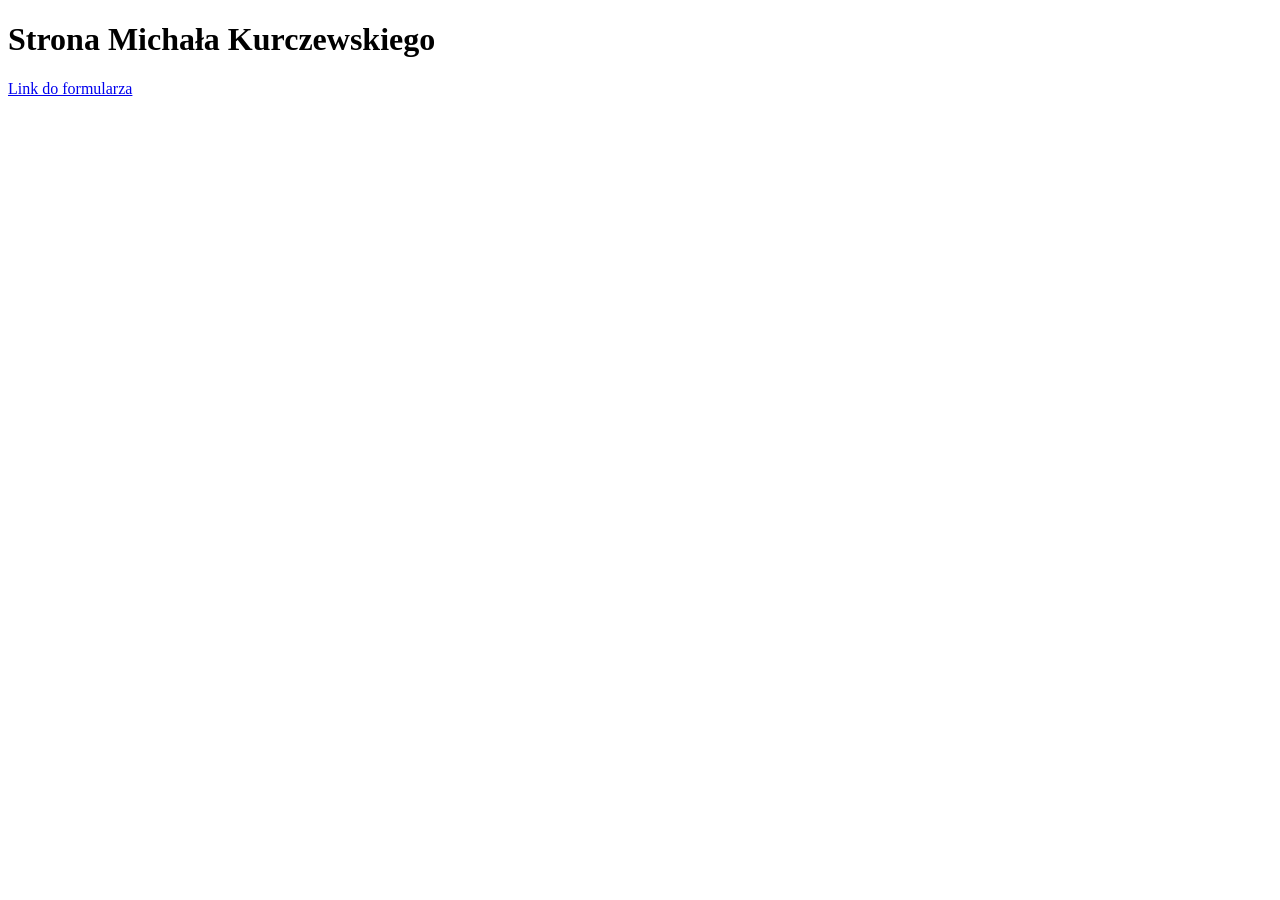
<file: index.html>
<!DOCTYPE html>
<html lang="pl">
<head>

    <meta charset="UTF-8">
    <title>Strona Michała Kurczewskiego</title>
</head>
<body>
    <h1>Strona Michała Kurczewskiego</h1>
    <a href = "formularz.html">Link do formularza</a><br>
 
   
</body>
</html>
</file>
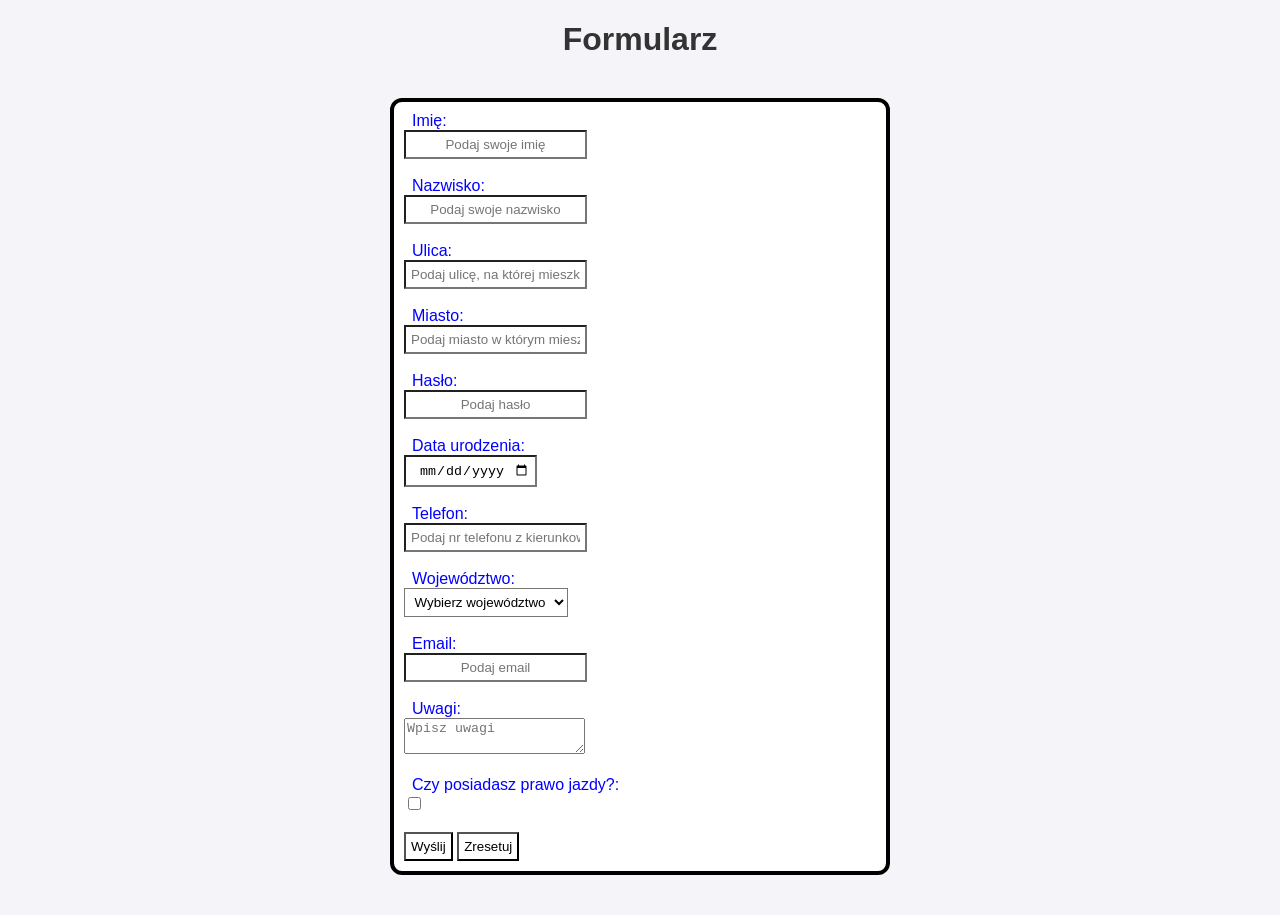
<file: formularz.html>
<!DOCTYPE html>
<html lang="pl">
<head>
    <link rel = "stylesheet" href = "style.css">
    <meta charset="UTF-8">
    <title>Formularz danych</title>
</head>
<body>
<h1> Formularz </h1>
<div class = "container">
<form>
<label for="imie">Imię:</label><br>
<input type = "text" id ="imie" name = "imie" placeholder="Podaj swoje imię"
    required
    pattern="[A-ZĄĆĘŁŃÓŚŹŻ][a-ząćęłńóśźż]+"
    title="Imię musi zaczynać się z wielkiej litery i zawierać tylko litery"><br><br>
<label for="nazwisko">Nazwisko:</label><br>
<input type="text" id="nazwisko" name="nazwisko" placeholder="Podaj swoje nazwisko" minlength="2" maxlength="50" required pattern="[A-ZĄĆĘŁŃÓŚŹŻ][a-ząćęłńóśźż]+(-[A-ZĄĆĘŁŃÓŚŹŻ][a-ząćęłńóśźż]+)?" title="Nazwisko musi zaczynać się z wielkiej litery, zawierać tylko litery. W przypadku nazwisk dwuczłonowych - użyj myślnika, np Kowalska-Nowak"><br><br>
<label for="ulica">Ulica:</label><br>
<input type="text" id="ulica" name="ulica" placeholder="Podaj ulicę, na której mieszkasz" minlength="2" maxlength="50" required pattern="[A-ZĄĆĘŁŃÓŚŹŻ0-9][a-zA-ZĄĆĘŁŃÓŚŹŻąćęłńóśźż0-9\s\.\-\/]+" title="Nazwa ulicy musi zaczynać się od wielkiej litery lub cyfry"><br><br>
<label for="miasto">Miasto:</label><br>
<input type = "text" id ="miasto" name = "miasto" placeholder="Podaj miasto w którym mieszkasz" minlength = "2" maxlength = "30" required pattern = "^([A-ZĄĆĘŁŃÓŚŹŻ])[a-zA-ZĄĆĘŁŃÓŚŹŻąćęłńóśźż\s\-]+" title = "Nazwa miasta musi zaczynać się od dużej litery"><br><br>
<label for="haslo">Hasło:</label><br>
<input type = "password" id ="haslo" name = "haslo" placeholder="Podaj hasło" required pattern = ".{8,}" title="Haslo musi miec conajmniej 8 znaków"><br><br>
<label for="data">Data urodzenia:</label><br>
<input type = "date" id ="data" name = "data" placeholder="Podaj date urodzenia" required title = "To pole jest obowiązkowe. Podaj date urodzenia"><br><br>
<label for="telefon">Telefon:</label><br>
<input type="tel" id="telefon" name="telefon" placeholder="Podaj nr telefonu z kierunkowym" required pattern="\+[0-9]{1,3}[\s\-]?([0-9][\s\-]?){7,11}" title="Podaj numer z kierunkowym, np. +48 123 456 789"><br><br>
<label for="wojewodztwo">Województwo:</label><br>
<select id="wojewodztwo" name="wojewodztwo" required>
<option value="">Wybierz województwo</option>
<option value="dolnoslaskie">Dolnośląskie</option>
<option value="kujawsko-pomorskie">Kujawsko-pomorskie</option>
<option value="lubelskie">Lubelskie</option>
<option value="lubuskie">Lubuskie</option>
<option value="lodzkie">Łódzkie</option>
<option value="malopolskie">Małopolskie</option>
<option value="mazowieckie">Mazowieckie</option>           
<option value="opolskie">Opolskie</option>
<option value="podkarpackie">Podkarpackie</option>
<option value="podlaskie">Podlaskie</option>
<option value="pomorskie">Pomorskie</option>
<option value="slaskie">Śląskie</option>            
<option value="swietokrzyskie">Świętokrzyskie</option> 
<option value="warminsko-mazurskie">Warmińsko-mazurskie</option>           
<option value="wielkopolskie">Wielkopolskie</option>            
<option value="zachodniopomorskie">Zachodniopomorskie</option>
</select><br><br>
<label for="Email">Email:</label><br>
<input type = "email" id ="Email" name = "Email" placeholder="Podaj email" required title = "Email musi zawierać znak @"><br><br>
<label for="uwagi">Uwagi:</label><br>
<textarea id="uwagi" name="uwagi" placeholder = "Wpisz uwagi"></textarea><br><br>
<label for="prawojazdy">Czy posiadasz prawo jazdy?:</label><br>
<input type = "checkbox" id ="prawojazdy" name = "prawojazdy" value = "tak"><br><br>
<input type = "submit" value = "Wyślij">
<input type = "reset" value = "Zresetuj">
</form>
</div>
</body>
</file>
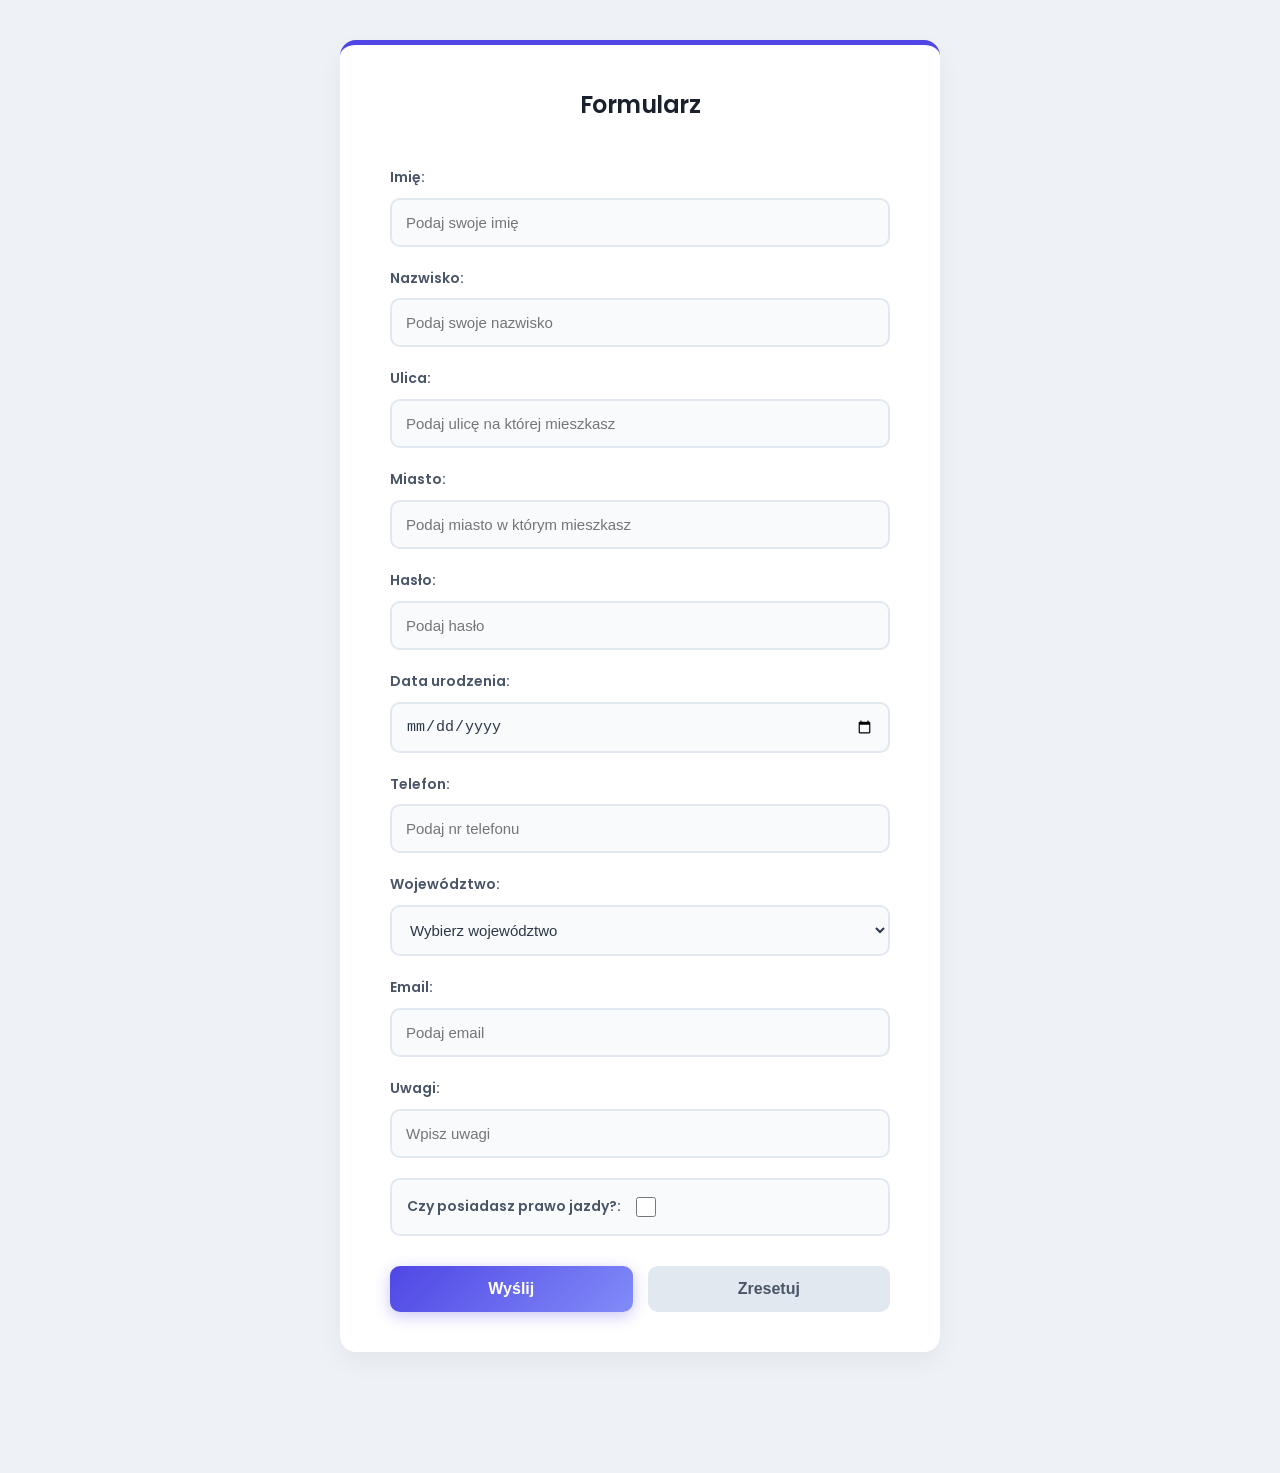
<file: formularz1.html>
<!DOCTYPE html>
<html lang="pl">
<head>
    <meta charset="UTF-8">
    <meta name="viewport" content="width=device-width, initial-scale=1.0">
    <title>Formularz</title>
    <link rel="stylesheet" href="style1.css">
</head>
<body>



    <section class="sekcja-formularza">
        <div class="form-container">
            <h1>Formularz</h1>
            <form action="#">
                <div class="input-group">
                    <label for="imie">Imię:</label>
                    <input type="text" id="imie" placeholder="Podaj swoje imię">
                </div>
                <div class="input-group">
                    <label for="nazwisko">Nazwisko:</label>
                    <input type="text" id="nazwisko" placeholder="Podaj swoje nazwisko">
                </div>
                <div class="input-group">
                    <label for="ulica">Ulica:</label>
                    <input type="text" id="ulica" placeholder="Podaj ulicę na której mieszkasz">
                </div>
                <div class="input-group">
                    <label for="miasto">Miasto:</label>
                    <input type="text" id="miasto" placeholder="Podaj miasto w którym mieszkasz">
                </div>
                <div class="input-group">
                    <label for="haslo">Hasło:</label>
                    <input type="password" id="haslo" placeholder="Podaj hasło">
                </div>
                <div class="input-group">
                    <label for="data_urodzenia">Data urodzenia:</label>
                    <input type="date" id="data_urodzenia">
                </div>
                <div class="input-group">
                    <label for="telefon">Telefon:</label>
                    <input type="tel" id="telefon" placeholder="Podaj nr telefonu">
                </div>
                <div class="input-group">
                    <label for="wojewodztwo">Województwo:</label>
                    <select id="wojewodztwo">
                        <option value="">Wybierz województwo</option>
                        <option value="dolnoslaskie">Dolnośląskie</option>
                        <option value="kujawskopomorskie">Kujawsko-pomorskie</option>
                        <option value="lubelskie">Lubelskie</option>
                        <option value="lubuskie">Lubuskie</option>
                        <option value="lodzkie">Łódzkie</option>
                        <option value="malopolskie">Małopolskie</option>
                        <option value="mazowieckie">Mazowieckie</option>
                        <option value="opolskie">Opolskie</option>
                        <option value="podkarpackie">Podkarpackie</option>
                        <option value="podlaskie">Podlaskie</option>
                        <option value="pomorskie">Pomorskie</option>
                        <option value="slaskie">Śląskie</option>
                        <option value="swietokrzyskie">Świętokrzyskie</option>
                        <option value="warminskomazurskie">Warmińsko-mazurskie</option>
                        <option value="wielkopolskie">Wielkopolskie</option>
                        <option value="zachodniopomorskie">Zachodniopomorskie</option>
                    </select>
                </div>
                <div class="input-group">
                    <label for="email">Email:</label>
                    <input type="email" id="email" placeholder="Podaj email">
                </div>
                <div class="input-group">
                    <label for="uwagi">Uwagi:</label>
                    <input type="text" id="uwagi" placeholder="Wpisz uwagi">
                </div>
                <div class="input-group checkbox-group">
                    <label for="prawojazdy">Czy posiadasz prawo jazdy?:</label>
                    <input type="checkbox" id="prawojazdy" name="prawojazdy" value="tak">
                </div>
                <div class="button-group">
                    <button type="submit" class="btn btn-primary">Wyślij</button>
                    <button type="reset" class="btn btn-secondary">Zresetuj</button>
                </div>
            </form>
        </div>
    </section>

</body>
</html>
</file>
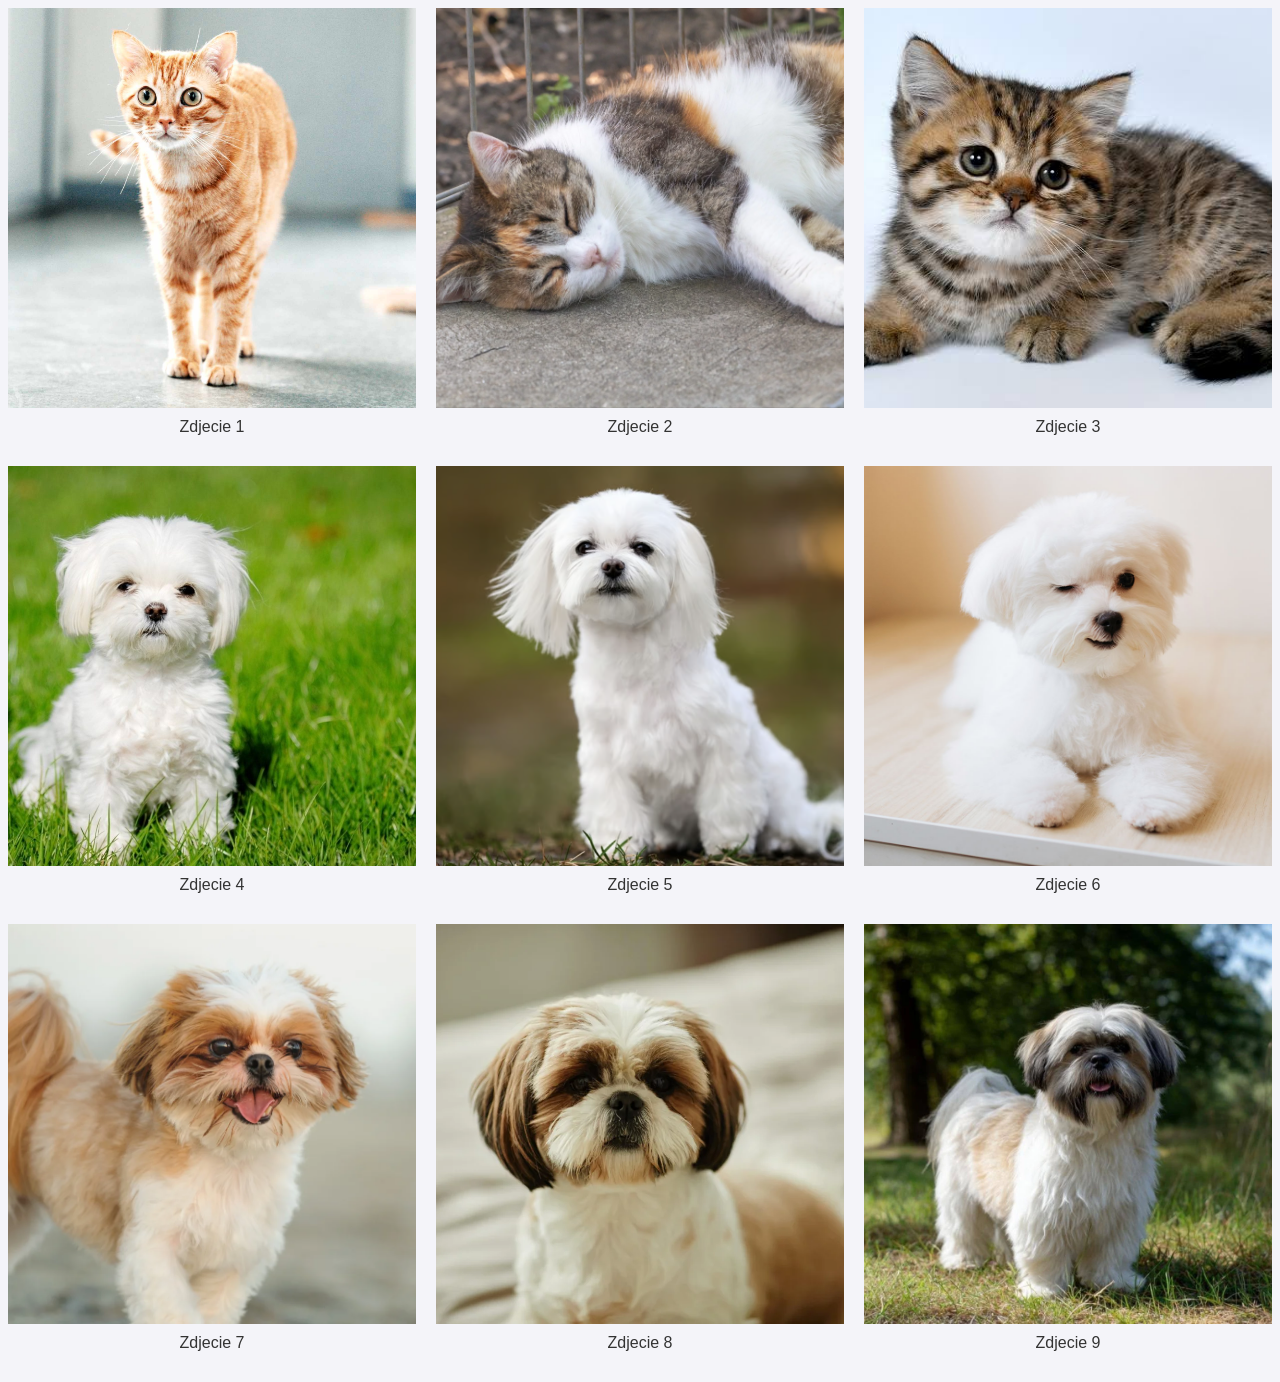
<file: galeria.html>
<!DOCTYPE html>
<html lang="pl">
<head>
    <meta charset="UTF-8">
    <link rel = "stylesheet" href = "style.css">
</head>
<body>
<div class = "galeria">
<div class = "karta"><img src="zdj1.jpg"><p>Zdjecie 1</p></div>
<div class = "karta"><img src="zdj2.jpg"><p>Zdjecie 2</p></div>
<div class = "karta"><img src="zdj3.jpg"><p>Zdjecie 3</p></div>
</div>
<div class = "galeria">
<div class = "karta"><img src="zdj4.jpg"><p>Zdjecie 4</p></div>
<div class = "karta"><img src="zdj5.jpg"><p>Zdjecie 5</p></div>
<div class = "karta"><img src="zdj6.jpg"><p>Zdjecie 6</p></div>
</div>
<div class = "galeria">
<div class = "karta"><img src="zdj7.jpg"><p>Zdjecie 7</p></div>
<div class = "karta"><img src="zdj8.jpg"><p>Zdjecie 8</p></div>
<div class = "karta"><img src="zdj9.jpg"><p>Zdjecie 9</p></div>
</div>
   
</body>
</html>
</file>
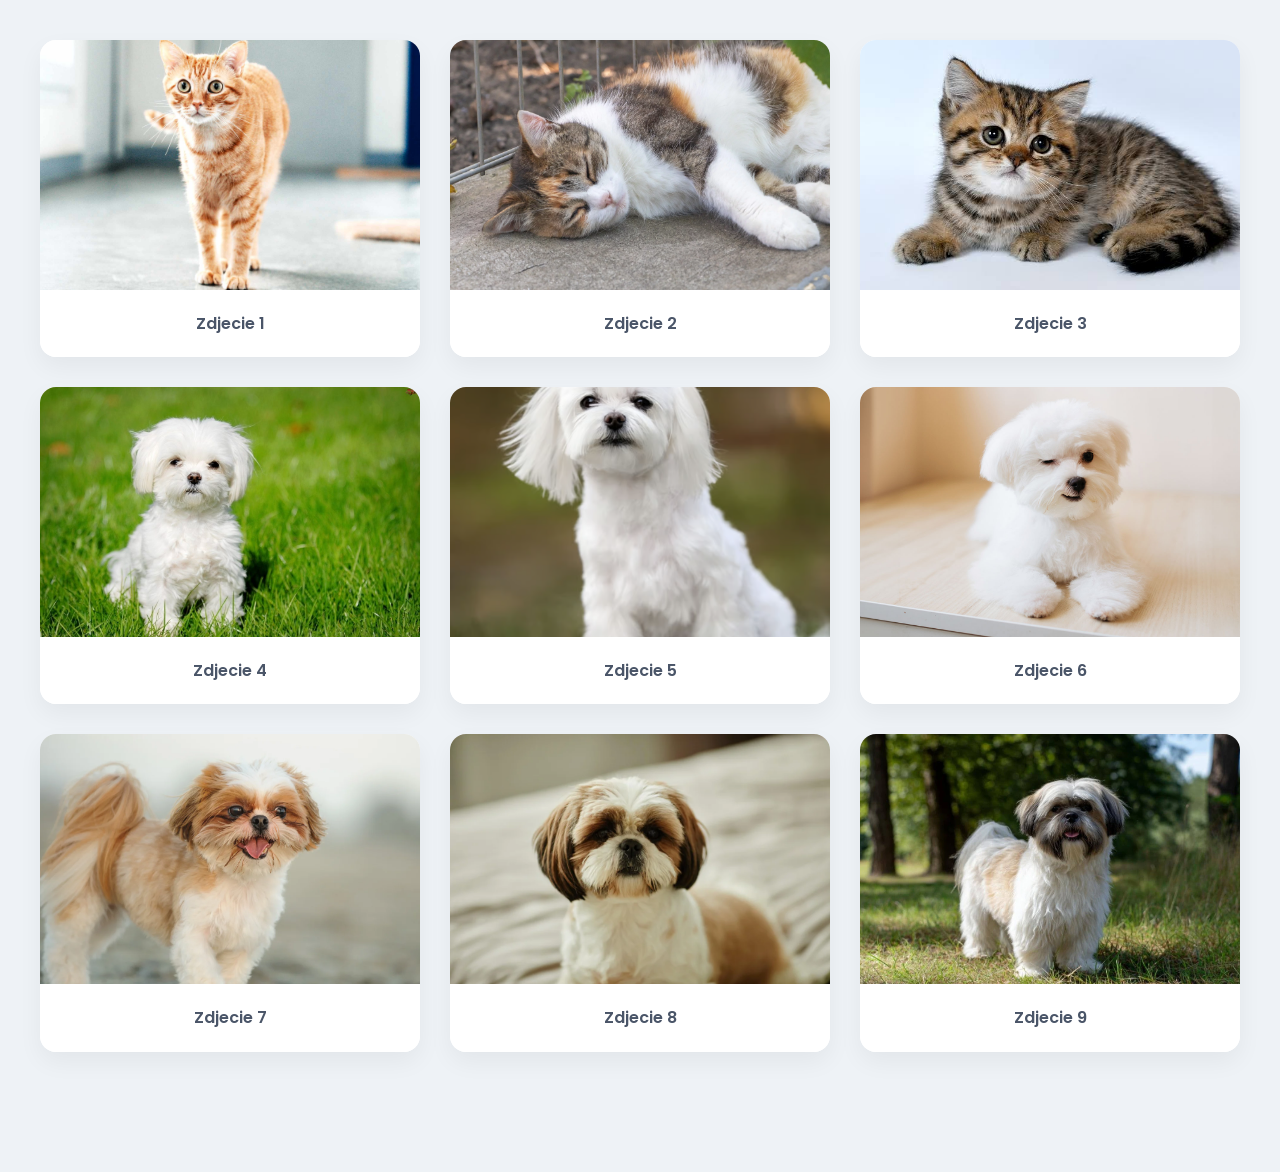
<file: galeria1.html>
<!DOCTYPE html>
<html lang="pl">
<head>
    <meta charset="UTF-8">
    <meta name="viewport" content="width=device-width, initial-scale=1.0">
    <title>Galeria</title>
    <link rel="stylesheet" href="style1.css">
</head>
<body>
    <section class="sekcja-galerii">
        <div class="galeria-grid">
            <div class="karta-pro">
                <div class="obraz-wrapper">
                    <img src="zdj1.jpg" alt="Zdjęcie 1">
                </div>
                <div class="karta-tresc">
                    <p>Zdjecie 1</p>
                </div>
            </div>
            <div class="karta-pro">
                <div class="obraz-wrapper">
                    <img src="zdj2.jpg" alt="Zdjęcie 2">
                </div>
                <div class="karta-tresc">
                    <p>Zdjecie 2</p>
                </div>
            </div>
            <div class="karta-pro">
                <div class="obraz-wrapper">
                    <img src="zdj3.jpg" alt="Zdjęcie 3">
                </div>
                <div class="karta-tresc">
                    <p>Zdjecie 3</p>
                </div>
            </div>
            <div class="karta-pro">
                <div class="obraz-wrapper">
                    <img src="zdj4.jpg" alt="Zdjęcie 4">
                </div>
                <div class="karta-tresc">
                    <p>Zdjecie 4</p>
                </div>
            </div>
            <div class="karta-pro">
                <div class="obraz-wrapper">
                    <img src="zdj5.jpg" alt="Zdjęcie 5">
                </div>
                <div class="karta-tresc">
                    <p>Zdjecie 5</p>
                </div>
            </div>
            <div class="karta-pro">
                <div class="obraz-wrapper">
                    <img src="zdj6.jpg" alt="Zdjęcie 6">
                </div>
                <div class="karta-tresc">
                    <p>Zdjecie 6</p>
                </div>
            </div>
            <div class="karta-pro">
                <div class="obraz-wrapper">
                    <img src="zdj7.jpg" alt="Zdjęcie 7">
                </div>
                <div class="karta-tresc">
                    <p>Zdjecie 7</p>
                </div>
            </div>
            <div class="karta-pro">
                <div class="obraz-wrapper">
                    <img src="zdj8.jpg" alt="Zdjęcie 8">
                </div>
                <div class="karta-tresc">
                    <p>Zdjecie 8</p>
                </div>
            </div>
            <div class="karta-pro">
                <div class="obraz-wrapper">
                    <img src="zdj9.jpg" alt="Zdjęcie 9">
                </div>
                <div class="karta-tresc">
                    <p>Zdjecie 9</p>
                </div>
            </div>
        </div>
    </section>

</body>
</html>
</file>
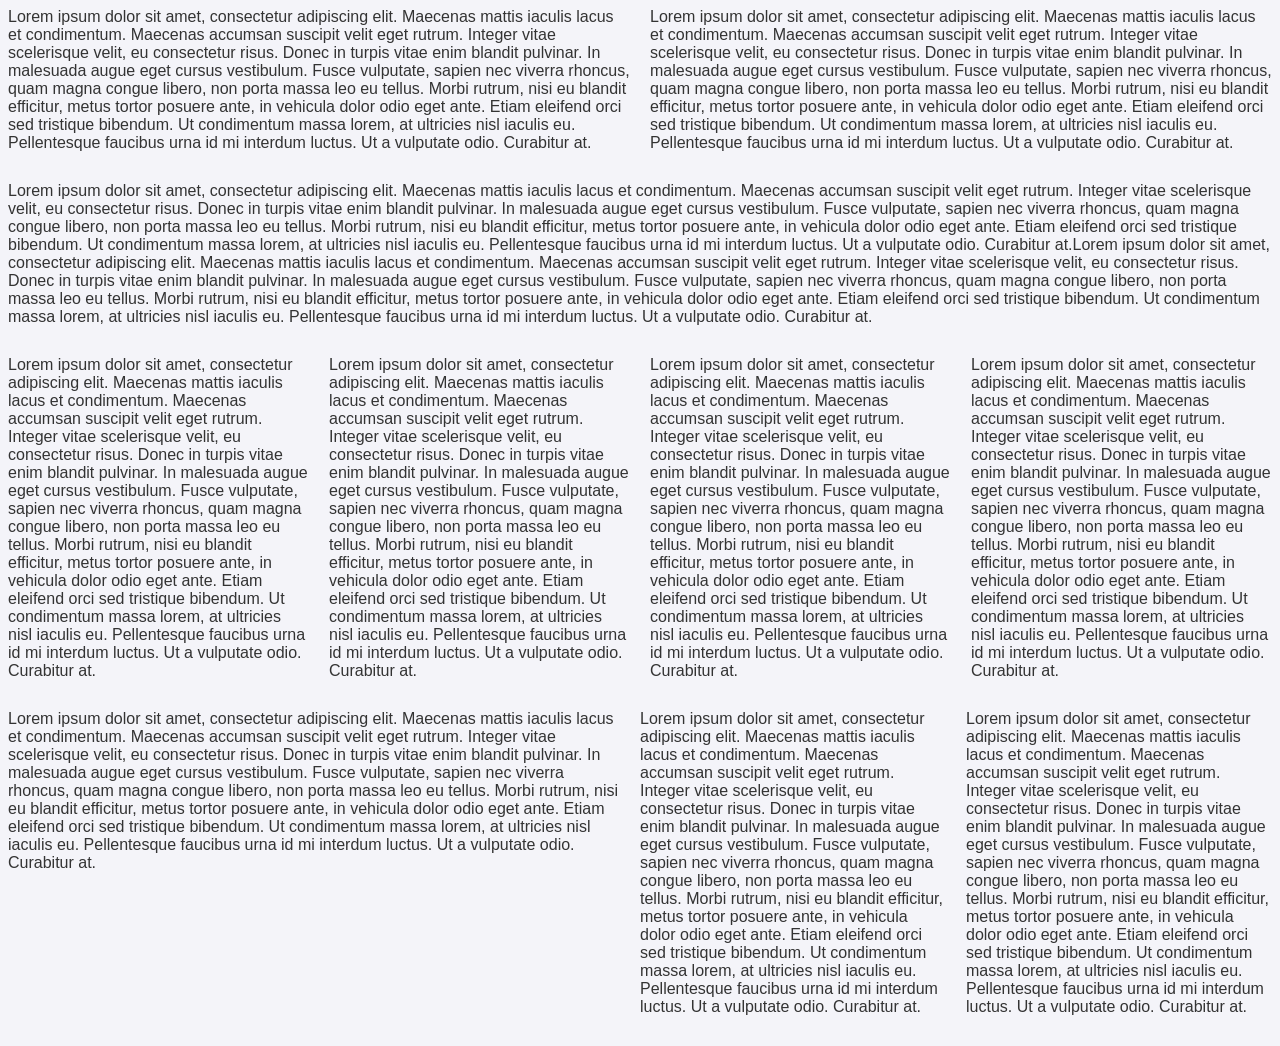
<file: html zad1.html>
<!DOCTYPE html>
<html lang="pl">
<head>
    <meta charset="UTF-8">
    <link rel = "stylesheet" href = "style.css">
</head>
<body>
    <div class="rzad">
        <div class="kolumna50"> Lorem ipsum dolor sit amet, consectetur adipiscing elit. Maecenas mattis iaculis lacus et condimentum. Maecenas accumsan suscipit velit eget rutrum. Integer vitae scelerisque velit, eu consectetur risus. Donec in turpis vitae enim blandit pulvinar. In malesuada augue eget cursus vestibulum. Fusce vulputate, sapien nec viverra rhoncus, quam magna congue libero, non porta massa leo eu tellus. Morbi rutrum, nisi eu blandit efficitur, metus tortor posuere ante, in vehicula dolor odio eget ante. Etiam eleifend orci sed tristique bibendum. Ut condimentum massa lorem, at ultricies nisl iaculis eu. Pellentesque faucibus urna id mi interdum luctus. Ut a vulputate odio. Curabitur at.</div>
        <div class="kolumna50">Lorem ipsum dolor sit amet, consectetur adipiscing elit. Maecenas mattis iaculis lacus et condimentum. Maecenas accumsan suscipit velit eget rutrum. Integer vitae scelerisque velit, eu consectetur risus. Donec in turpis vitae enim blandit pulvinar. In malesuada augue eget cursus vestibulum. Fusce vulputate, sapien nec viverra rhoncus, quam magna congue libero, non porta massa leo eu tellus. Morbi rutrum, nisi eu blandit efficitur, metus tortor posuere ante, in vehicula dolor odio eget ante. Etiam eleifend orci sed tristique bibendum. Ut condimentum massa lorem, at ultricies nisl iaculis eu. Pellentesque faucibus urna id mi interdum luctus. Ut a vulputate odio. Curabitur at.</div>
    </div>

    <div class="rzad">
<div class = "kolumna100">
Lorem ipsum dolor sit amet, consectetur adipiscing elit. Maecenas mattis iaculis lacus et condimentum. Maecenas accumsan suscipit velit eget rutrum. Integer vitae scelerisque velit, eu consectetur risus. Donec in turpis vitae enim blandit pulvinar. In malesuada augue eget cursus vestibulum. Fusce vulputate, sapien nec viverra rhoncus, quam magna congue libero, non porta massa leo eu tellus. Morbi rutrum, nisi eu blandit efficitur, metus tortor posuere ante, in vehicula dolor odio eget ante. Etiam eleifend orci sed tristique bibendum. Ut condimentum massa lorem, at ultricies nisl iaculis eu. Pellentesque faucibus urna id mi interdum luctus. Ut a vulputate odio. Curabitur at.Lorem ipsum dolor sit amet, consectetur adipiscing elit. Maecenas mattis iaculis lacus et condimentum. Maecenas accumsan suscipit velit eget rutrum. Integer vitae scelerisque velit, eu consectetur risus. Donec in turpis vitae enim blandit pulvinar. In malesuada augue eget cursus vestibulum. Fusce vulputate, sapien nec viverra rhoncus, quam magna congue libero, non porta massa leo eu tellus. Morbi rutrum, nisi eu blandit efficitur, metus tortor posuere ante, in vehicula dolor odio eget ante. Etiam eleifend orci sed tristique bibendum. Ut condimentum massa lorem, at ultricies nisl iaculis eu. Pellentesque faucibus urna id mi interdum luctus. Ut a vulputate odio. Curabitur at.</div>
    </div>


    <div class="rzad">
        <div class="kolumna25">Lorem ipsum dolor sit amet, consectetur adipiscing elit. Maecenas mattis iaculis lacus et condimentum. Maecenas accumsan suscipit velit eget rutrum. Integer vitae scelerisque velit, eu consectetur risus. Donec in turpis vitae enim blandit pulvinar. In malesuada augue eget cursus vestibulum. Fusce vulputate, sapien nec viverra rhoncus, quam magna congue libero, non porta massa leo eu tellus. Morbi rutrum, nisi eu blandit efficitur, metus tortor posuere ante, in vehicula dolor odio eget ante. Etiam eleifend orci sed tristique bibendum. Ut condimentum massa lorem, at ultricies nisl iaculis eu. Pellentesque faucibus urna id mi interdum luctus. Ut a vulputate odio. Curabitur at.</div>
        <div class="kolumna25">Lorem ipsum dolor sit amet, consectetur adipiscing elit. Maecenas mattis iaculis lacus et condimentum. Maecenas accumsan suscipit velit eget rutrum. Integer vitae scelerisque velit, eu consectetur risus. Donec in turpis vitae enim blandit pulvinar. In malesuada augue eget cursus vestibulum. Fusce vulputate, sapien nec viverra rhoncus, quam magna congue libero, non porta massa leo eu tellus. Morbi rutrum, nisi eu blandit efficitur, metus tortor posuere ante, in vehicula dolor odio eget ante. Etiam eleifend orci sed tristique bibendum. Ut condimentum massa lorem, at ultricies nisl iaculis eu. Pellentesque faucibus urna id mi interdum luctus. Ut a vulputate odio. Curabitur at.</div>
        <div class="kolumna25">Lorem ipsum dolor sit amet, consectetur adipiscing elit. Maecenas mattis iaculis lacus et condimentum. Maecenas accumsan suscipit velit eget rutrum. Integer vitae scelerisque velit, eu consectetur risus. Donec in turpis vitae enim blandit pulvinar. In malesuada augue eget cursus vestibulum. Fusce vulputate, sapien nec viverra rhoncus, quam magna congue libero, non porta massa leo eu tellus. Morbi rutrum, nisi eu blandit efficitur, metus tortor posuere ante, in vehicula dolor odio eget ante. Etiam eleifend orci sed tristique bibendum. Ut condimentum massa lorem, at ultricies nisl iaculis eu. Pellentesque faucibus urna id mi interdum luctus. Ut a vulputate odio. Curabitur at.</div>
        <div class="kolumna25">Lorem ipsum dolor sit amet, consectetur adipiscing elit. Maecenas mattis iaculis lacus et condimentum. Maecenas accumsan suscipit velit eget rutrum. Integer vitae scelerisque velit, eu consectetur risus. Donec in turpis vitae enim blandit pulvinar. In malesuada augue eget cursus vestibulum. Fusce vulputate, sapien nec viverra rhoncus, quam magna congue libero, non porta massa leo eu tellus. Morbi rutrum, nisi eu blandit efficitur, metus tortor posuere ante, in vehicula dolor odio eget ante. Etiam eleifend orci sed tristique bibendum. Ut condimentum massa lorem, at ultricies nisl iaculis eu. Pellentesque faucibus urna id mi interdum luctus. Ut a vulputate odio. Curabitur at.</div>
    </div>

    <div class="rzad">
        <div class="kolumna50">Lorem ipsum dolor sit amet, consectetur adipiscing elit. Maecenas mattis iaculis lacus et condimentum. Maecenas accumsan suscipit velit eget rutrum. Integer vitae scelerisque velit, eu consectetur risus. Donec in turpis vitae enim blandit pulvinar. In malesuada augue eget cursus vestibulum. Fusce vulputate, sapien nec viverra rhoncus, quam magna congue libero, non porta massa leo eu tellus. Morbi rutrum, nisi eu blandit efficitur, metus tortor posuere ante, in vehicula dolor odio eget ante. Etiam eleifend orci sed tristique bibendum. Ut condimentum massa lorem, at ultricies nisl iaculis eu. Pellentesque faucibus urna id mi interdum luctus. Ut a vulputate odio. Curabitur at.</div>
        <div class="kolumna25">Lorem ipsum dolor sit amet, consectetur adipiscing elit. Maecenas mattis iaculis lacus et condimentum. Maecenas accumsan suscipit velit eget rutrum. Integer vitae scelerisque velit, eu consectetur risus. Donec in turpis vitae enim blandit pulvinar. In malesuada augue eget cursus vestibulum. Fusce vulputate, sapien nec viverra rhoncus, quam magna congue libero, non porta massa leo eu tellus. Morbi rutrum, nisi eu blandit efficitur, metus tortor posuere ante, in vehicula dolor odio eget ante. Etiam eleifend orci sed tristique bibendum. Ut condimentum massa lorem, at ultricies nisl iaculis eu. Pellentesque faucibus urna id mi interdum luctus. Ut a vulputate odio. Curabitur at.</div>
        <div class="kolumna25">Lorem ipsum dolor sit amet, consectetur adipiscing elit. Maecenas mattis iaculis lacus et condimentum. Maecenas accumsan suscipit velit eget rutrum. Integer vitae scelerisque velit, eu consectetur risus. Donec in turpis vitae enim blandit pulvinar. In malesuada augue eget cursus vestibulum. Fusce vulputate, sapien nec viverra rhoncus, quam magna congue libero, non porta massa leo eu tellus. Morbi rutrum, nisi eu blandit efficitur, metus tortor posuere ante, in vehicula dolor odio eget ante. Etiam eleifend orci sed tristique bibendum. Ut condimentum massa lorem, at ultricies nisl iaculis eu. Pellentesque faucibus urna id mi interdum luctus. Ut a vulputate odio. Curabitur at.</div>
    </div>
</body>
</file>
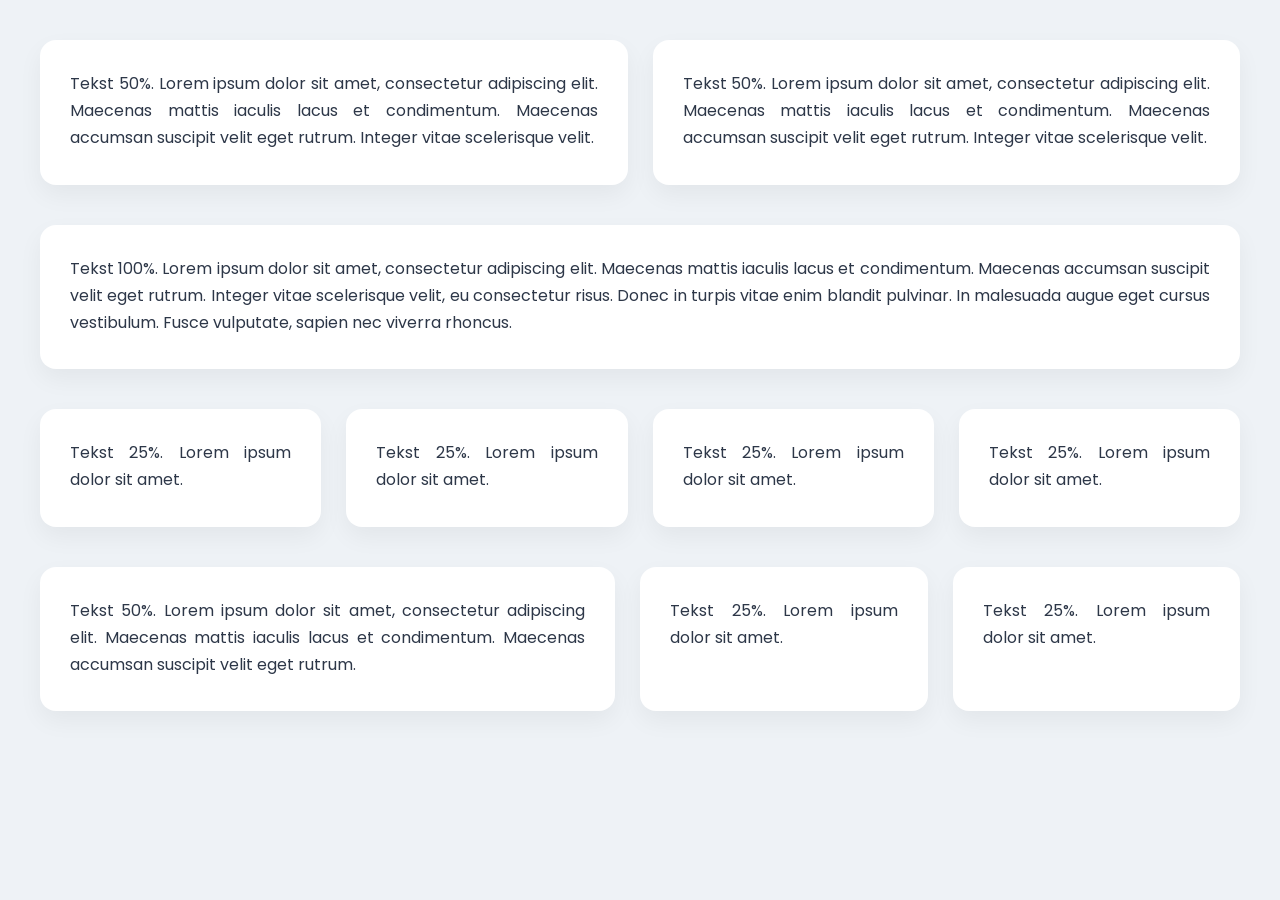
<file: kolumny.html>
<!DOCTYPE html>
<html lang="pl">
<head>
    <meta charset="UTF-8">
    <meta name="viewport" content="width=device-width, initial-scale=1.0">
    <title>Układ tekstu</title>
    <link rel="stylesheet" href="style1.css">
</head>
<body>



    <section class="sekcja-kolumn">
        
        <!-- 1. DWIE KOLUMNY (po 50%) -->
        <div class="siatka siatka-50-50">
            <div class="box">Tekst 50%. Lorem ipsum dolor sit amet, consectetur adipiscing elit. Maecenas mattis iaculis lacus et condimentum. Maecenas accumsan suscipit velit eget rutrum. Integer vitae scelerisque velit.</div>
            <div class="box">Tekst 50%. Lorem ipsum dolor sit amet, consectetur adipiscing elit. Maecenas mattis iaculis lacus et condimentum. Maecenas accumsan suscipit velit eget rutrum. Integer vitae scelerisque velit.</div>
        </div>

        <!-- 2. JEDNA KOLUMNA (100%) -->
        <div class="siatka siatka-100">
            <div class="box">Tekst 100%. Lorem ipsum dolor sit amet, consectetur adipiscing elit. Maecenas mattis iaculis lacus et condimentum. Maecenas accumsan suscipit velit eget rutrum. Integer vitae scelerisque velit, eu consectetur risus. Donec in turpis vitae enim blandit pulvinar. In malesuada augue eget cursus vestibulum. Fusce vulputate, sapien nec viverra rhoncus.</div>
        </div>
        
        <!-- 3. CZTERY KOLUMNY (po 25%) -->
        <div class="siatka siatka-4x25">
            <div class="box">Tekst 25%. Lorem ipsum dolor sit amet.</div>
            <div class="box">Tekst 25%. Lorem ipsum dolor sit amet.</div>
            <div class="box">Tekst 25%. Lorem ipsum dolor sit amet.</div>
            <div class="box">Tekst 25%. Lorem ipsum dolor sit amet.</div>
        </div>

        <!-- 4. TRZY KOLUMNY (50% + 25% + 25%) -->
        <div class="siatka siatka-50-25-25">
            <div class="box">Tekst 50%. Lorem ipsum dolor sit amet, consectetur adipiscing elit. Maecenas mattis iaculis lacus et condimentum. Maecenas accumsan suscipit velit eget rutrum.</div>
            <div class="box">Tekst 25%. Lorem ipsum dolor sit amet.</div>
            <div class="box">Tekst 25%. Lorem ipsum dolor sit amet.</div>
        </div>

    </section>

</body>
</html>
</file>
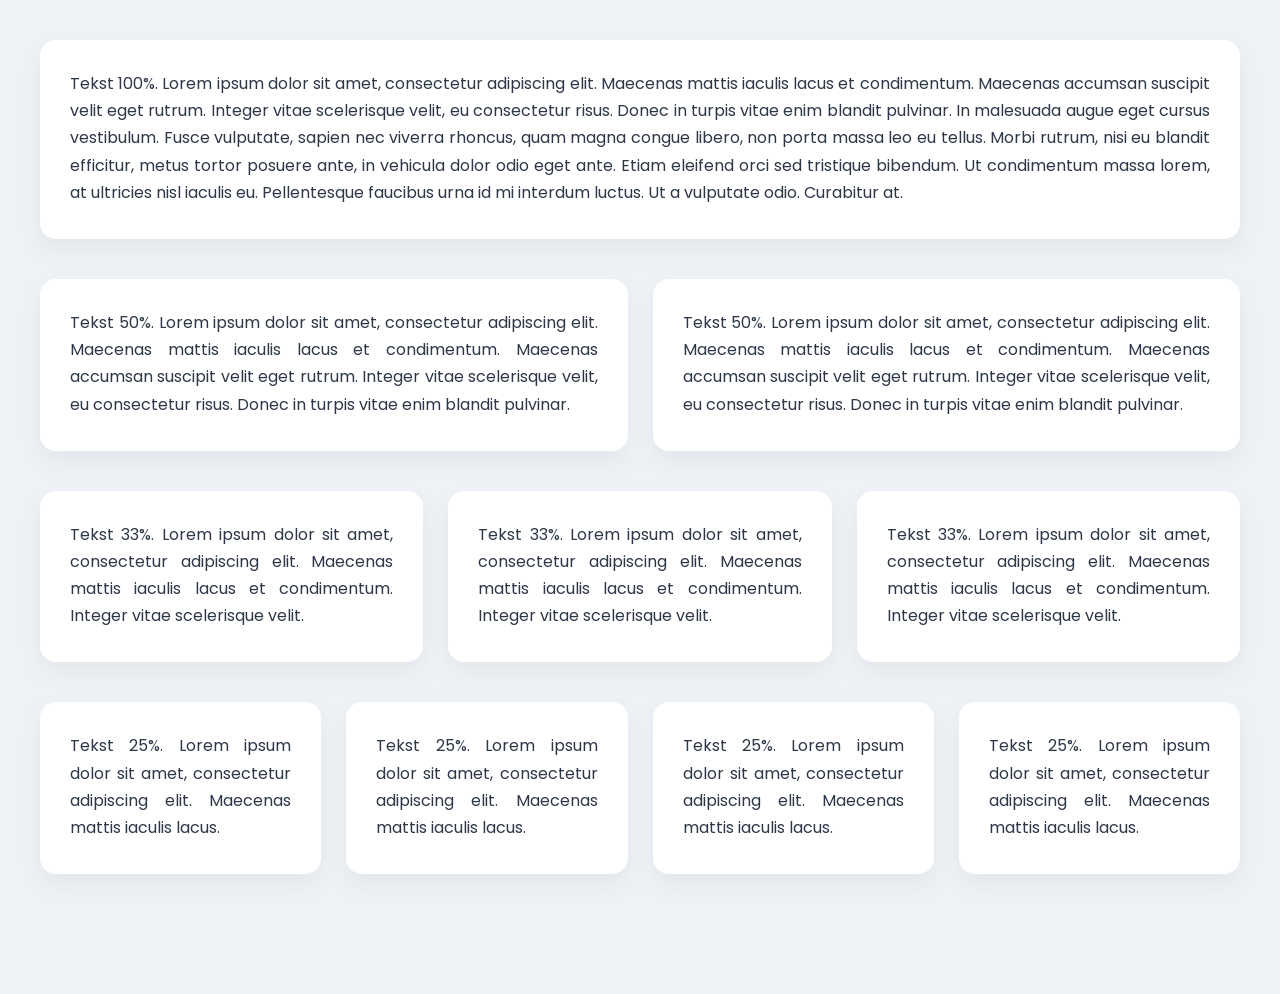
<file: kolumny1.html>
<!DOCTYPE html>
<html lang="pl">
<head>
    <meta charset="UTF-8">
    <meta name="viewport" content="width=device-width, initial-scale=1.0">
    <title>Układ tekstu</title>
    <link rel="stylesheet" href="style1.css">
</head>
<body>



    <section class="sekcja-kolumn">
        
        <!-- 1 KOLUMNA (100%) -->
        <div class="siatka siatka-pelnaszerokosc">
            <div class="box">Tekst 100%. Lorem ipsum dolor sit amet, consectetur adipiscing elit. Maecenas mattis iaculis lacus et condimentum. Maecenas accumsan suscipit velit eget rutrum. Integer vitae scelerisque velit, eu consectetur risus. Donec in turpis vitae enim blandit pulvinar. In malesuada augue eget cursus vestibulum. Fusce vulputate, sapien nec viverra rhoncus, quam magna congue libero, non porta massa leo eu tellus. Morbi rutrum, nisi eu blandit efficitur, metus tortor posuere ante, in vehicula dolor odio eget ante. Etiam eleifend orci sed tristique bibendum. Ut condimentum massa lorem, at ultricies nisl iaculis eu. Pellentesque faucibus urna id mi interdum luctus. Ut a vulputate odio. Curabitur at.</div>
        </div>

        <!-- 2 KOLUMNY (50% i 50%) -->
        <div class="siatka siatka-1-1">
            <div class="box">Tekst 50%. Lorem ipsum dolor sit amet, consectetur adipiscing elit. Maecenas mattis iaculis lacus et condimentum. Maecenas accumsan suscipit velit eget rutrum. Integer vitae scelerisque velit, eu consectetur risus. Donec in turpis vitae enim blandit pulvinar.</div>
            <div class="box">Tekst 50%. Lorem ipsum dolor sit amet, consectetur adipiscing elit. Maecenas mattis iaculis lacus et condimentum. Maecenas accumsan suscipit velit eget rutrum. Integer vitae scelerisque velit, eu consectetur risus. Donec in turpis vitae enim blandit pulvinar.</div>
        </div>
        
        <!-- 3 KOLUMNY (33%, 33%, 33%) -->
        <div class="siatka siatka-3-kolumny">
            <div class="box">Tekst 33%. Lorem ipsum dolor sit amet, consectetur adipiscing elit. Maecenas mattis iaculis lacus et condimentum. Integer vitae scelerisque velit.</div>
            <div class="box">Tekst 33%. Lorem ipsum dolor sit amet, consectetur adipiscing elit. Maecenas mattis iaculis lacus et condimentum. Integer vitae scelerisque velit.</div>
            <div class="box">Tekst 33%. Lorem ipsum dolor sit amet, consectetur adipiscing elit. Maecenas mattis iaculis lacus et condimentum. Integer vitae scelerisque velit.</div>
        </div>

        <!-- 4 KOLUMNY (25%, 25%, 25%, 25%) -->
        <div class="siatka siatka-4-kolumny">
            <div class="box">Tekst 25%. Lorem ipsum dolor sit amet, consectetur adipiscing elit. Maecenas mattis iaculis lacus.</div>
            <div class="box">Tekst 25%. Lorem ipsum dolor sit amet, consectetur adipiscing elit. Maecenas mattis iaculis lacus.</div>
            <div class="box">Tekst 25%. Lorem ipsum dolor sit amet, consectetur adipiscing elit. Maecenas mattis iaculis lacus.</div>
            <div class="box">Tekst 25%. Lorem ipsum dolor sit amet, consectetur adipiscing elit. Maecenas mattis iaculis lacus.</div>
        </div>

    </section>

</body>
</html>
</file>
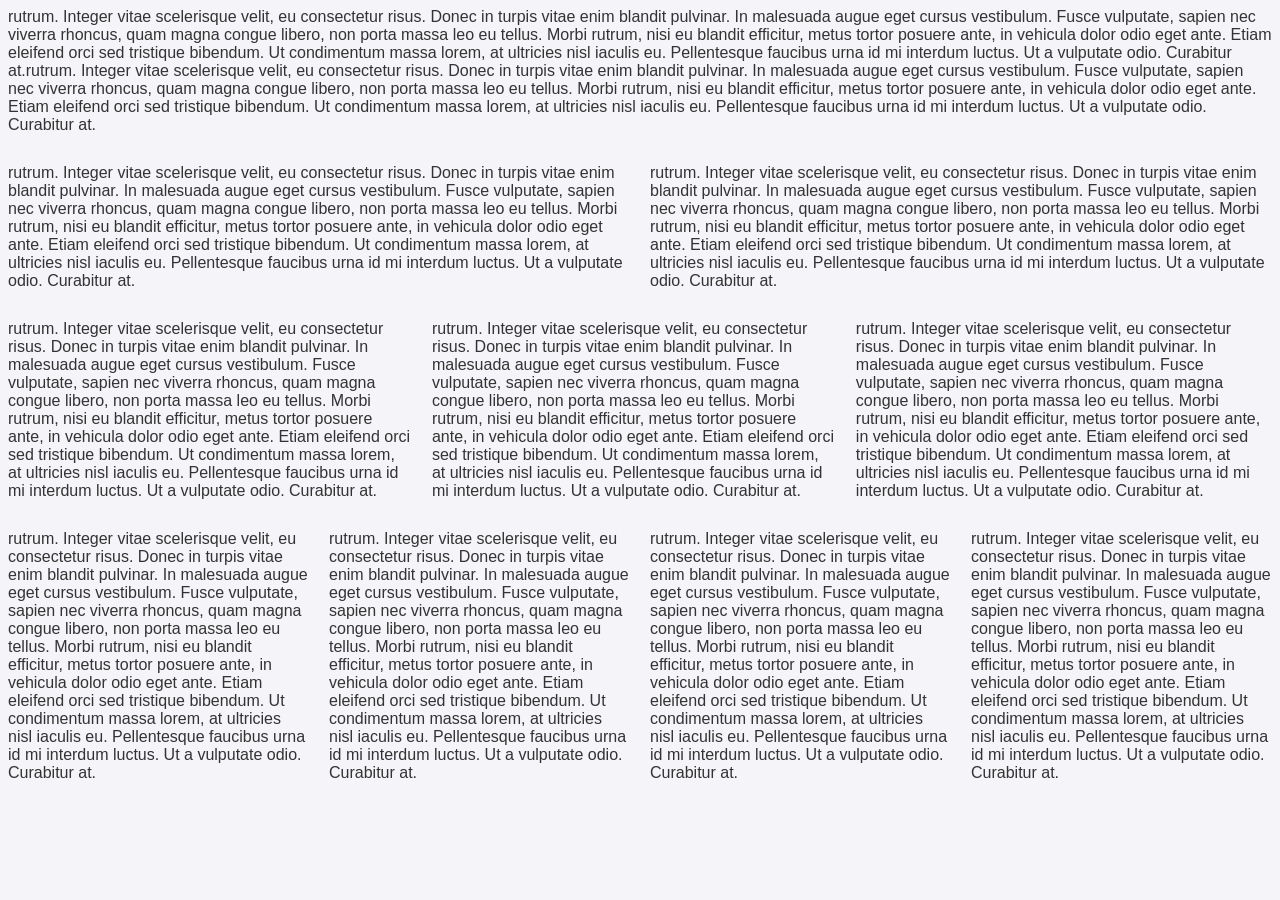
<file: tekst2.html>
<!DOCTYPE html>
<html lang="pl">
<head>
    <meta charset="UTF-8">
    <link rel = "stylesheet" href = "style.css">
</head>
<body>
<div class = "rzad">
<div class = "kolumna100">
rutrum. Integer vitae scelerisque velit, eu consectetur risus. Donec in turpis vitae enim blandit pulvinar. In malesuada augue eget cursus vestibulum. Fusce vulputate, sapien nec viverra rhoncus, quam magna congue libero, non porta massa leo eu tellus. Morbi rutrum, nisi eu blandit efficitur, metus tortor posuere ante, in vehicula dolor odio eget ante. Etiam eleifend orci sed tristique bibendum. Ut condimentum massa lorem, at ultricies nisl iaculis eu. Pellentesque faucibus urna id mi interdum luctus. Ut a vulputate odio. Curabitur at.rutrum. Integer vitae scelerisque velit, eu consectetur risus. Donec in turpis vitae enim blandit pulvinar. In malesuada augue eget cursus vestibulum. Fusce vulputate, sapien nec viverra rhoncus, quam magna congue libero, non porta massa leo eu tellus. Morbi rutrum, nisi eu blandit efficitur, metus tortor posuere ante, in vehicula dolor odio eget ante. Etiam eleifend orci sed tristique bibendum. Ut condimentum massa lorem, at ultricies nisl iaculis eu. Pellentesque faucibus urna id mi interdum luctus. Ut a vulputate odio. Curabitur at.</div></div>
<div class = "rzad">
<div class = "kolumna50">rutrum. Integer vitae scelerisque velit, eu consectetur risus. Donec in turpis vitae enim blandit pulvinar. In malesuada augue eget cursus vestibulum. Fusce vulputate, sapien nec viverra rhoncus, quam magna congue libero, non porta massa leo eu tellus. Morbi rutrum, nisi eu blandit efficitur, metus tortor posuere ante, in vehicula dolor odio eget ante. Etiam eleifend orci sed tristique bibendum. Ut condimentum massa lorem, at ultricies nisl iaculis eu. Pellentesque faucibus urna id mi interdum luctus. Ut a vulputate odio. Curabitur at.</div>
<div class = "kolumna50">rutrum. Integer vitae scelerisque velit, eu consectetur risus. Donec in turpis vitae enim blandit pulvinar. In malesuada augue eget cursus vestibulum. Fusce vulputate, sapien nec viverra rhoncus, quam magna congue libero, non porta massa leo eu tellus. Morbi rutrum, nisi eu blandit efficitur, metus tortor posuere ante, in vehicula dolor odio eget ante. Etiam eleifend orci sed tristique bibendum. Ut condimentum massa lorem, at ultricies nisl iaculis eu. Pellentesque faucibus urna id mi interdum luctus. Ut a vulputate odio. Curabitur at.</div>
</div>
<div class = "rzad">
<div class = "kolumna33">rutrum. Integer vitae scelerisque velit, eu consectetur risus. Donec in turpis vitae enim blandit pulvinar. In malesuada augue eget cursus vestibulum. Fusce vulputate, sapien nec viverra rhoncus, quam magna congue libero, non porta massa leo eu tellus. Morbi rutrum, nisi eu blandit efficitur, metus tortor posuere ante, in vehicula dolor odio eget ante. Etiam eleifend orci sed tristique bibendum. Ut condimentum massa lorem, at ultricies nisl iaculis eu. Pellentesque faucibus urna id mi interdum luctus. Ut a vulputate odio. Curabitur at.</div>
<div class = "kolumna33">rutrum. Integer vitae scelerisque velit, eu consectetur risus. Donec in turpis vitae enim blandit pulvinar. In malesuada augue eget cursus vestibulum. Fusce vulputate, sapien nec viverra rhoncus, quam magna congue libero, non porta massa leo eu tellus. Morbi rutrum, nisi eu blandit efficitur, metus tortor posuere ante, in vehicula dolor odio eget ante. Etiam eleifend orci sed tristique bibendum. Ut condimentum massa lorem, at ultricies nisl iaculis eu. Pellentesque faucibus urna id mi interdum luctus. Ut a vulputate odio. Curabitur at.</div>
<div class = "kolumna34">rutrum. Integer vitae scelerisque velit, eu consectetur risus. Donec in turpis vitae enim blandit pulvinar. In malesuada augue eget cursus vestibulum. Fusce vulputate, sapien nec viverra rhoncus, quam magna congue libero, non porta massa leo eu tellus. Morbi rutrum, nisi eu blandit efficitur, metus tortor posuere ante, in vehicula dolor odio eget ante. Etiam eleifend orci sed tristique bibendum. Ut condimentum massa lorem, at ultricies nisl iaculis eu. Pellentesque faucibus urna id mi interdum luctus. Ut a vulputate odio. Curabitur at.</div></div>
<div class = "rzad">
<div class = "kolumna25">rutrum. Integer vitae scelerisque velit, eu consectetur risus. Donec in turpis vitae enim blandit pulvinar. In malesuada augue eget cursus vestibulum. Fusce vulputate, sapien nec viverra rhoncus, quam magna congue libero, non porta massa leo eu tellus. Morbi rutrum, nisi eu blandit efficitur, metus tortor posuere ante, in vehicula dolor odio eget ante. Etiam eleifend orci sed tristique bibendum. Ut condimentum massa lorem, at ultricies nisl iaculis eu. Pellentesque faucibus urna id mi interdum luctus. Ut a vulputate odio. Curabitur at.</div>
<div class = "kolumna25">rutrum. Integer vitae scelerisque velit, eu consectetur risus. Donec in turpis vitae enim blandit pulvinar. In malesuada augue eget cursus vestibulum. Fusce vulputate, sapien nec viverra rhoncus, quam magna congue libero, non porta massa leo eu tellus. Morbi rutrum, nisi eu blandit efficitur, metus tortor posuere ante, in vehicula dolor odio eget ante. Etiam eleifend orci sed tristique bibendum. Ut condimentum massa lorem, at ultricies nisl iaculis eu. Pellentesque faucibus urna id mi interdum luctus. Ut a vulputate odio. Curabitur at.</div>
<div class = "kolumna25">rutrum. Integer vitae scelerisque velit, eu consectetur risus. Donec in turpis vitae enim blandit pulvinar. In malesuada augue eget cursus vestibulum. Fusce vulputate, sapien nec viverra rhoncus, quam magna congue libero, non porta massa leo eu tellus. Morbi rutrum, nisi eu blandit efficitur, metus tortor posuere ante, in vehicula dolor odio eget ante. Etiam eleifend orci sed tristique bibendum. Ut condimentum massa lorem, at ultricies nisl iaculis eu. Pellentesque faucibus urna id mi interdum luctus. Ut a vulputate odio. Curabitur at.</div>
<div class = "kolumna25">rutrum. Integer vitae scelerisque velit, eu consectetur risus. Donec in turpis vitae enim blandit pulvinar. In malesuada augue eget cursus vestibulum. Fusce vulputate, sapien nec viverra rhoncus, quam magna congue libero, non porta massa leo eu tellus. Morbi rutrum, nisi eu blandit efficitur, metus tortor posuere ante, in vehicula dolor odio eget ante. Etiam eleifend orci sed tristique bibendum. Ut condimentum massa lorem, at ultricies nisl iaculis eu. Pellentesque faucibus urna id mi interdum luctus. Ut a vulputate odio. Curabitur at.</div>
</div>

</body>
</html>
</file>
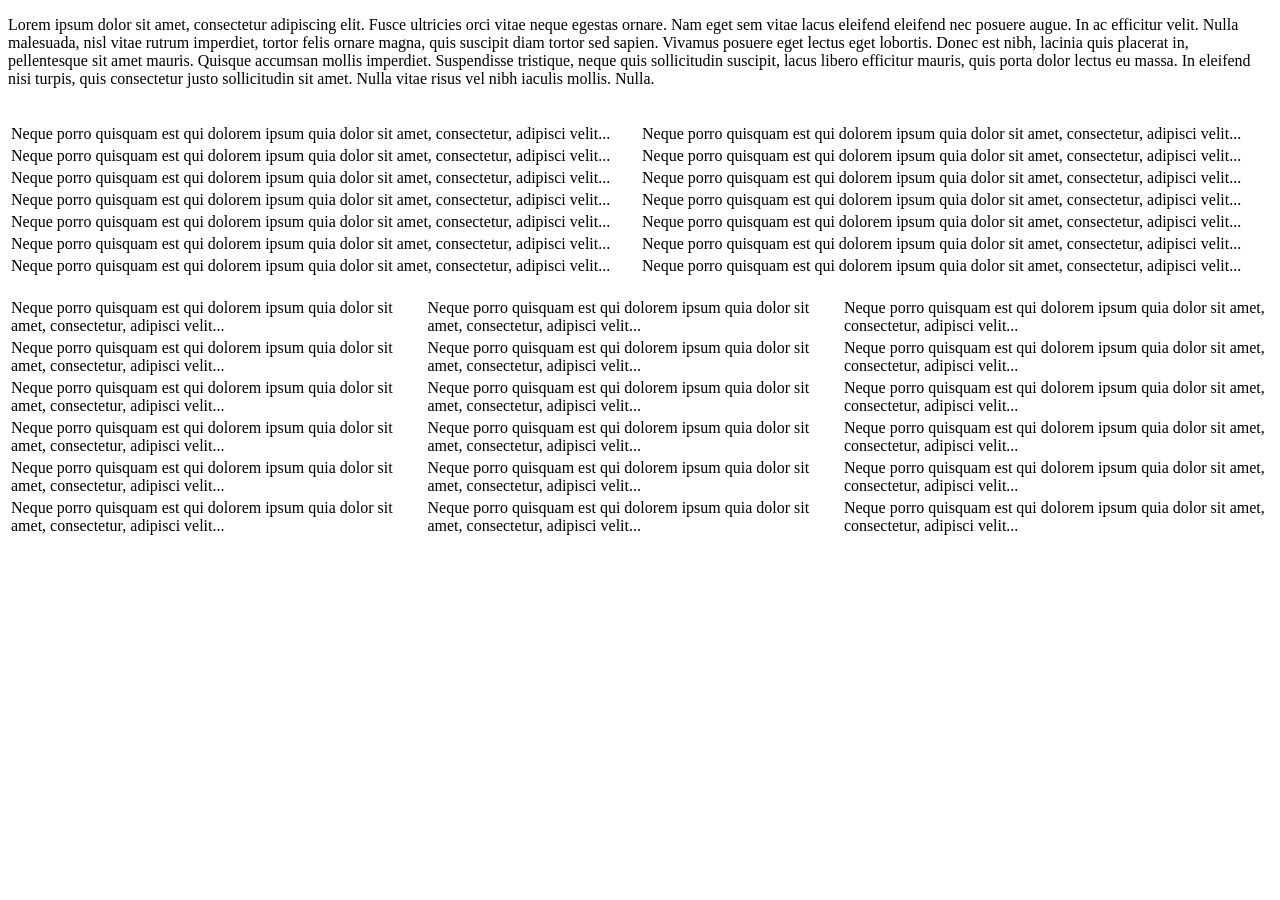
<file: zad1.html>
<!DOCTYPE html>
<html lang="pl">
<head>
    <meta charset="UTF-8">
</head>
<body>
    <p>
        Lorem ipsum dolor sit amet, consectetur adipiscing elit. Fusce ultricies orci vitae neque egestas ornare. Nam eget sem vitae lacus eleifend eleifend nec posuere augue. In ac efficitur velit. Nulla malesuada, nisl vitae rutrum imperdiet, tortor felis ornare magna, quis suscipit diam tortor sed sapien. Vivamus posuere eget lectus eget lobortis. Donec est nibh, lacinia quis placerat in, pellentesque sit amet mauris. Quisque accumsan mollis imperdiet. Suspendisse tristique, neque quis sollicitudin suscipit, lacus libero efficitur mauris, quis porta dolor lectus eu massa. In eleifend nisi turpis, quis consectetur justo sollicitudin sit amet. Nulla vitae risus vel nibh iaculis mollis. Nulla.
    </p>

    <br>


    <table style="width: 100%;">
        <tr>
            <td style="width: 50%;">Neque porro quisquam est qui dolorem ipsum quia dolor sit amet, consectetur, adipisci velit...</td>
            <td style="width: 50%;">Neque porro quisquam est qui dolorem ipsum quia dolor sit amet, consectetur, adipisci velit...</td>
        </tr>
        <tr>
            <td>Neque porro quisquam est qui dolorem ipsum quia dolor sit amet, consectetur, adipisci velit...</td>
            <td>Neque porro quisquam est qui dolorem ipsum quia dolor sit amet, consectetur, adipisci velit...</td>
        </tr>
        <tr>
            <td>Neque porro quisquam est qui dolorem ipsum quia dolor sit amet, consectetur, adipisci velit...</td>
            <td>Neque porro quisquam est qui dolorem ipsum quia dolor sit amet, consectetur, adipisci velit...</td>
        </tr>
        <tr>
            <td>Neque porro quisquam est qui dolorem ipsum quia dolor sit amet, consectetur, adipisci velit...</td>
            <td>Neque porro quisquam est qui dolorem ipsum quia dolor sit amet, consectetur, adipisci velit...</td>
        </tr>
        <tr>
            <td>Neque porro quisquam est qui dolorem ipsum quia dolor sit amet, consectetur, adipisci velit...</td>
            <td>Neque porro quisquam est qui dolorem ipsum quia dolor sit amet, consectetur, adipisci velit...</td>
        </tr>
        <tr>
            <td>Neque porro quisquam est qui dolorem ipsum quia dolor sit amet, consectetur, adipisci velit...</td>
            <td>Neque porro quisquam est qui dolorem ipsum quia dolor sit amet, consectetur, adipisci velit...</td>
        </tr>
        <tr>
            <td>Neque porro quisquam est qui dolorem ipsum quia dolor sit amet, consectetur, adipisci velit...</td>
            <td>Neque porro quisquam est qui dolorem ipsum quia dolor sit amet, consectetur, adipisci velit...</td>
        </tr>
    </table>

    <br>

    <table style="width: 100%;">
        <tr>
            <td style="width: 33%;">Neque porro quisquam est qui dolorem ipsum quia dolor sit amet, consectetur, adipisci velit...</td>
            <td style="width: 33%;">Neque porro quisquam est qui dolorem ipsum quia dolor sit amet, consectetur, adipisci velit...</td>
            <td style="width: 34%;">Neque porro quisquam est qui dolorem ipsum quia dolor sit amet, consectetur, adipisci velit...</td>
        </tr>
        <tr>
            <td>Neque porro quisquam est qui dolorem ipsum quia dolor sit amet, consectetur, adipisci velit...</td>
            <td>Neque porro quisquam est qui dolorem ipsum quia dolor sit amet, consectetur, adipisci velit...</td>
            <td>Neque porro quisquam est qui dolorem ipsum quia dolor sit amet, consectetur, adipisci velit...</td>
        </tr>
        <tr>
            <td>Neque porro quisquam est qui dolorem ipsum quia dolor sit amet, consectetur, adipisci velit...</td>
            <td>Neque porro quisquam est qui dolorem ipsum quia dolor sit amet, consectetur, adipisci velit...</td>
            <td>Neque porro quisquam est qui dolorem ipsum quia dolor sit amet, consectetur, adipisci velit...</td>
        </tr>
        <tr>
            <td>Neque porro quisquam est qui dolorem ipsum quia dolor sit amet, consectetur, adipisci velit...</td>
            <td>Neque porro quisquam est qui dolorem ipsum quia dolor sit amet, consectetur, adipisci velit...</td>
            <td>Neque porro quisquam est qui dolorem ipsum quia dolor sit amet, consectetur, adipisci velit...</td>
        </tr>
        <tr>
            <td>Neque porro quisquam est qui dolorem ipsum quia dolor sit amet, consectetur, adipisci velit...</td>
            <td>Neque porro quisquam est qui dolorem ipsum quia dolor sit amet, consectetur, adipisci velit...</td>
            <td>Neque porro quisquam est qui dolorem ipsum quia dolor sit amet, consectetur, adipisci velit...</td>
        </tr>
        <tr>
            <td>Neque porro quisquam est qui dolorem ipsum quia dolor sit amet, consectetur, adipisci velit...</td>
            <td>Neque porro quisquam est qui dolorem ipsum quia dolor sit amet, consectetur, adipisci velit...</td>
            <td>Neque porro quisquam est qui dolorem ipsum quia dolor sit amet, consectetur, adipisci velit...</td>
        </tr>
</table>
</file>
<file: style.css>
body {
    font-family: Arial, sans-serif; 
    background-color: #f4f4f9;      
    color: #333;
}
.container {
    display: flex;
    align-items: center;
    justify-content: center;
    max-width: 500px;
    margin: 40px auto;
}
.rzad{
display: flex;
gap: 20px;
margin-bottom: 30px;
}
.kolumna50{
width: 50%;
}
.kolumna25{
width:25%;
}
.kolumna100{
width: 100%;
}
.kolumna33{
width: 33%;}
.kolumna34{
width: 34%;}
h1{
text-align:center
}
form {
    border: 4px solid black;
    background-color: white;
    align-items: center;
    padding: 10px;
    border-radius: 12px;
    width: 100%;                                 
}
label{
color: blue;
padding: 8px;
}
input, select{
padding: 5px;
text-align: center;
background-color: white;
color: black;
}
.galeria {
    display: flex;         
    gap: 20px;             
    margin-bottom: 20px;   
}

.karta {
display: flex;
    width: 33%;
flex-direction: column;     
align-items: center;      
}
.karta img{
width: 100%;
display: block;
height: 400px;
object-fit: cover;
}
.karta p {
    margin-top: 10px; 
 margin-bottom: 10px; 
    text-align: center;             
}
</file>
<file: style1.css>
@import url('https://fonts.googleapis.com/css2?family=Poppins:wght@300;400;600&display=swap');

:root {
    --kolor-tla: #eef2f6;
    --kolor-tekstu: #2d3748;
    --kolor-akcentu: #4f46e5;
    --kolor-akcentu-hover: #4338ca;
    --kolor-bialy: #ffffff;
    --cien-podstawowy: 0 10px 25px rgba(0, 0, 0, 0.05);
    --cien-hover: 0 20px 40px rgba(79, 70, 229, 0.15);
    --promien: 16px;
    --animacja: all 0.4s cubic-bezier(0.175, 0.885, 0.32, 1.275);
}

* {
    box-sizing: border-box;
    margin: 0;
    padding: 0;
}

body {
    font-family: 'Poppins', sans-serif;
    background-color: var(--kolor-tla);
    color: var(--kolor-tekstu);
    line-height: 1.7;
    padding: 40px 20px;
}

h1, h2 {
    text-align: center;
    margin-bottom: 40px;
    color: #1a202c;
    font-weight: 600;
    letter-spacing: -0.5px;
}

section {
    max-width: 1200px;
    margin: 0 auto 80px auto;
}

/* --- NAWIGACJA --- */
.nawigacja {
    display: flex;
    justify-content: center;
    gap: 15px;
    margin-bottom: 60px;
}

.nawigacja a {
    text-decoration: none;
    background-color: var(--kolor-bialy);
    color: var(--kolor-tekstu);
    padding: 12px 25px;
    border-radius: 30px;
    font-weight: 600;
    box-shadow: var(--cien-podstawowy);
    transition: var(--animacja);
}

.nawigacja a:hover {
    background-color: var(--kolor-akcentu);
    color: var(--kolor-bialy);
    transform: translateY(-3px);
    box-shadow: var(--cien-hover);
}

/* --- FORMULARZ --- */
.form-container {
    background-color: var(--kolor-bialy);
    padding: 40px 50px;
    border-radius: var(--promien);
    box-shadow: var(--cien-podstawowy);
    max-width: 600px;
    margin: 0 auto;
    border-top: 5px solid var(--kolor-akcentu);
}

.input-group {
    margin-bottom: 20px;
    display: flex;
    flex-direction: column;
}

.input-group label {
    color: #4a5568;
    font-weight: 600;
    font-size: 14px;
    margin-bottom: 8px;
}

.input-group input, 
.input-group select {
    padding: 14px;
    border: 2px solid #e2e8f0;
    border-radius: 10px;
    background-color: #f8fafc;
    color: var(--kolor-tekstu);
    font-size: 15px;
    transition: all 0.3s ease;
    width: 100%;
}

.input-group input:focus, 
.input-group select:focus {
    outline: none;
    border-color: var(--kolor-akcentu);
    background-color: var(--kolor-bialy);
    box-shadow: 0 0 0 4px rgba(79, 70, 229, 0.1);
}

.checkbox-group {
    flex-direction: row;
    align-items: center;
    gap: 15px;
    background: #f8fafc;
    padding: 15px;
    border-radius: 10px;
    border: 2px solid #e2e8f0;
}

.checkbox-group label {
    margin-bottom: 0;
}

.checkbox-group input {
    width: 20px;
    height: 20px;
    cursor: pointer;
}

.button-group {
    display: flex;
    gap: 15px;
    margin-top: 30px;
}

.btn {
    flex: 1;
    padding: 14px;
    border: none;
    border-radius: 10px;
    font-weight: 600;
    font-size: 16px;
    cursor: pointer;
    transition: var(--animacja);
}

.btn-primary {
    background: linear-gradient(135deg, var(--kolor-akcentu), #818cf8);
    color: var(--kolor-bialy);
    box-shadow: 0 4px 15px rgba(79, 70, 229, 0.3);
}

.btn-primary:hover {
    transform: translateY(-3px);
    box-shadow: var(--cien-hover);
}

.btn-secondary {
    background-color: #e2e8f0;
    color: #4a5568;
}

.btn-secondary:hover {
    background-color: #cbd5e1;
}

/* --- UKŁAD KOLUMNOWY (GRID) --- */
.siatka {
    display: grid;
    gap: 25px;
    margin-bottom: 40px;
}

/* Układy klasyczne (1, 2, 3, 4 kolumny) */
.siatka-pelnaszerokosc, .siatka-100 { 
    grid-template-columns: 1fr; 
}

.siatka-1-1, .siatka-50-50 { 
    grid-template-columns: 1fr 1fr; 
}

.siatka-3-kolumny { 
    grid-template-columns: repeat(3, 1fr); 
}

.siatka-4-kolumny, .siatka-4x25 { 
    grid-template-columns: repeat(4, 1fr); 
}

/* Układy mieszane (np. 50% + 25% + 25%) */
.siatka-2-1-1, .siatka-50-25-25 { 
    grid-template-columns: 2fr 1fr 1fr; 
}

.box {
    background-color: var(--kolor-bialy);
    padding: 30px;
    border-radius: var(--promien);
    box-shadow: var(--cien-podstawowy);
    text-align: justify;
    transition: var(--animacja);
    border-bottom: 3px solid transparent;
}

.box:hover {
    transform: translateY(-5px);
    box-shadow: var(--cien-hover);
    border-bottom: 3px solid var(--kolor-akcentu);
}

/* --- GALERIA ZDJĘĆ --- */
.galeria-grid {
    display: grid;
    grid-template-columns: repeat(3, 1fr);
    gap: 30px;
}

.karta-pro {
    background-color: var(--kolor-bialy);
    border-radius: var(--promien);
    box-shadow: var(--cien-podstawowy);
    overflow: hidden;
    transition: var(--animacja);
    position: relative;
}

.karta-pro:hover {
    transform: translateY(-8px);
    box-shadow: var(--cien-hover);
}

.obraz-wrapper {
    width: 100%;
    height: 250px;
    overflow: hidden;
}

.obraz-wrapper img {
    width: 100%;
    height: 100%;
    object-fit: cover;
    display: block;
    transition: transform 0.6s ease;
}

.karta-pro:hover .obraz-wrapper img {
    transform: scale(1.1);
}

.karta-tresc {
    padding: 20px;
    text-align: center;
    background: var(--kolor-bialy);
    position: relative;
    z-index: 2;
}

.karta-tresc p {
    color: #4a5568;
    font-weight: 600;
    font-size: 16px;
    margin: 0;
}
</file>
